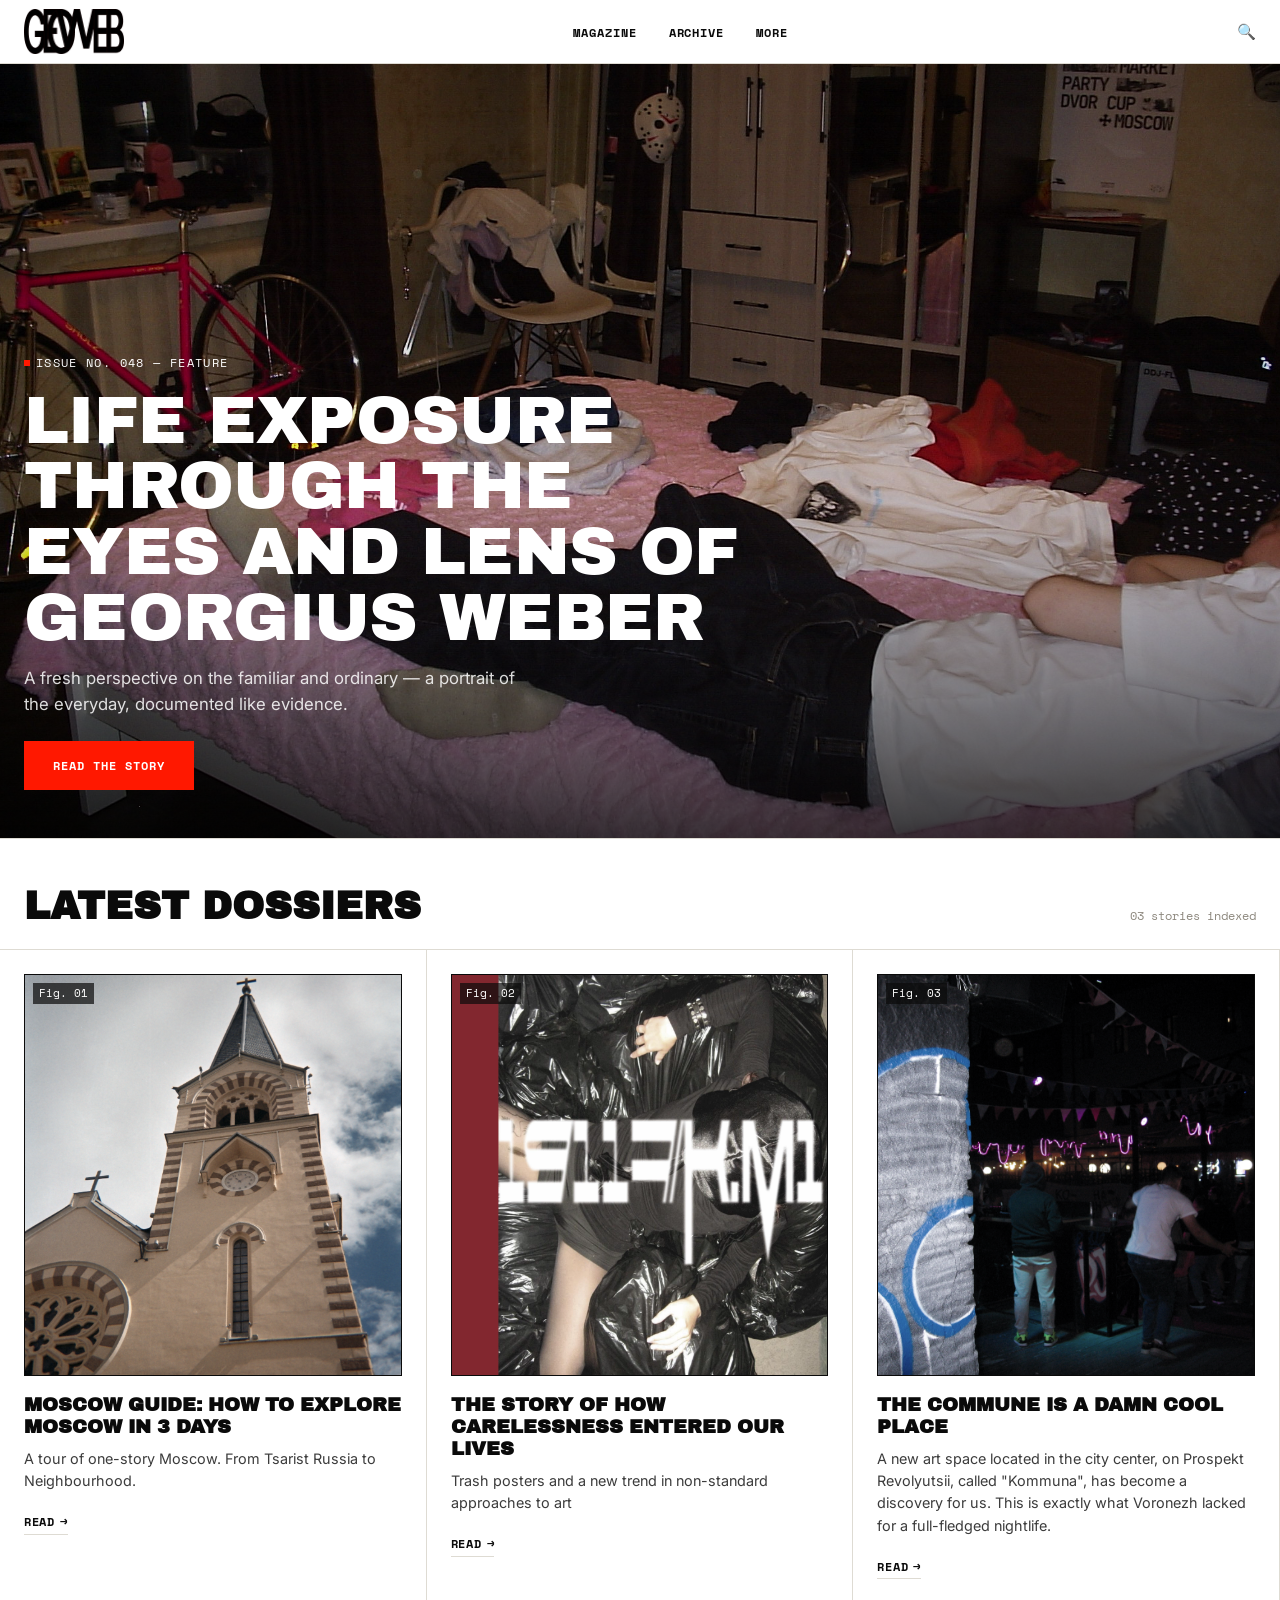
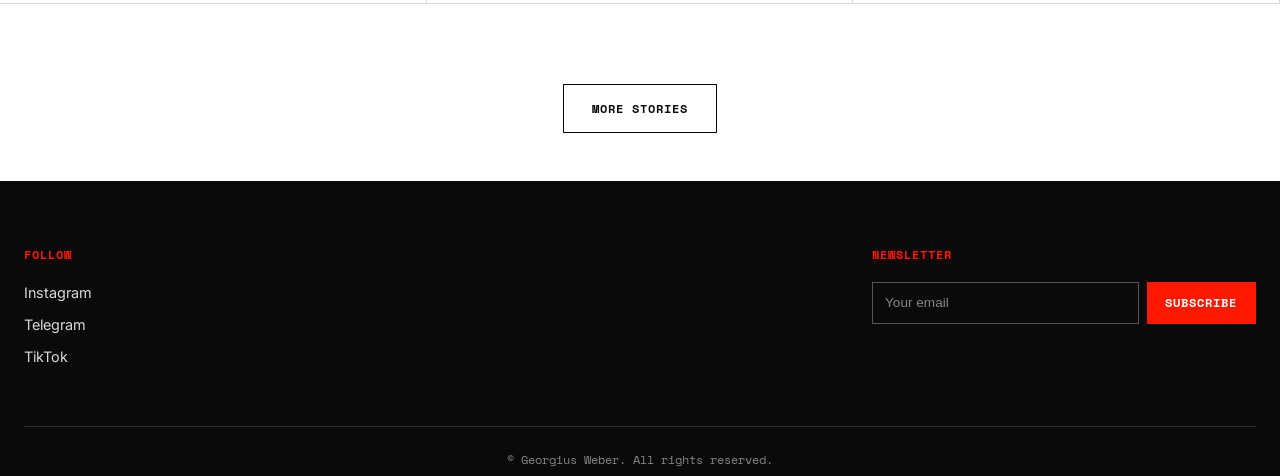
<file: index.html>
﻿<!DOCTYPE html>
<html lang="en">
<head>
  <meta charset="UTF-8">
  

<meta name="viewport" content="width=device-width, initial-scale=1.0, viewport-fit=cover">
<link rel="ico" href="IMG/logo.ico" type="IMG/logo.ico">
 
 <title>GEOWEB — Freedom, Research &amp; Creativity</title>


  <meta name="description" content="An editorial dossier on culture, art and the people making it — Moscow and beyond.">

 

 <link rel="preconnect" href="https://fonts.googleapis.com">
  <link rel="preconnect" href="https://fonts.gstatic.com" crossorigin>
 

 <link href="https://fonts.googleapis.com/css2?family=Archivo+Black&family=Inter:wght@400;500;600;700&family=Space+Mono:wght@400;700&display=swap" rel="stylesheet">

 
 <link rel="stylesheet" href="style.css">
  <style>
    :root {
      --header-height: 64px;
      --color-foreground: 10, 10, 10;
      --color-background: 255, 255, 255;
      --color-accent: 255, 24, 0;
    }
 
 </style>
</head>
<body class="js" style="--header-height: 64px;">

  <div class="scroll-progress">
</div>

  <header class="site-header" id="siteHeader">
   
 <div class="header-container">
     
 <div class="header-logo">
        
<a href="index.html" aria-label="GEOWEB — home">
  <img src="IMG/logo.jpg" width="100" height="24"></a>
     
 </div>
      <nav class="header-nav" role="navigation" aria-label="Main navigation">
       
 <ul class="nav-list">
        
  <li><a href="magazine.html">Magazine</a></li>
         
   <li><a href="archive.html">Archive</a></li>
         
   <li><a href="#footerFollow">More</a></li>
       
 </ul>
     
 </nav>
     
 <div class="header-actions">
      
  <button class="search-toggle" aria-label="Search" id="searchToggle">
        
  <span class="icon-search">
</span>
        
 </div>
  
  </div>
  
</header>

  
<main id="mainContent">

   
 <section class="featured-story">
    
  <div class="featured-image">
      
  <img src="IMG/stul.JPG" alt="Georgius Weber — featured story" loading="eager">
    
  </div>
     
 <div class="featured-text">
       
 <span class="eyebrow">Issue No. 048 — Feature</span>
       
 <h1 class="featured-title">Life exposure through the eyes and lens of Georgius Weber</h1>
     
   <p class="featured-excerpt">A fresh perspective on the familiar and ordinary — a portrait of the everyday, documented like evidence.</p>
      
  <a href="latest-grid" class="btn btn-primary">Read the story</a>
    
  </div>
   
 </section>

  
  <div class="section-head">
    
  <h2>Latest Dossiers</h2>
     
 <span class="index-count">03 stories indexed</span>
  
  </div>

   
 <section class="latest-grid">
   
   <div class="grid-container">

      
  <article class="grid-item">
         
 <div class="grid-image">
         
   <span class="grid-fig">Fig. 01</span>
         
   <img src="IMG/xram.jpg" alt="Moscow street architecture">
      
    </div>
          
<div class="grid-text">
        
    <h2>Moscow Guide: How to Explore Moscow in 3 Days</h2>
         
   <p>A tour of one-story Moscow. From Tsarist Russia to Neighbourhood.</p>
      
      <a href="moscow-guide.html" class="btn-text">Read</a>
         
 </div>
       
 </article>

        
<article class="grid-item">
         
 <div class="grid-image">
         
   <span class="grid-fig">Fig. 02</span>
          
  <img src="IMG/IMG_7909.PNG" alt="Zuzanna Czebatul sculpture work">
         
 </div>
         
 <div class="grid-text">
         
   <h2>The story of how carelessness entered our lives</h2>
          
  <p>Trash posters and a new trend in non-standard approaches to art</p>
          
  <a href="looting.html" class="btn-text">Read</a>
       
   </div>
       
 </article>

       
 <article class="grid-item">
       
   <div class="grid-image">
           
 <span class="grid-fig">Fig. 03</span>
          
  <img src="IMG/IMG_6789.JPG" alt="Namasenda performance">
         
 </div>
         
 <div class="grid-text">
           
 <h2>The Commune is a damn cool place</h2>
         
   <p>A new art space located in the city center, on Prospekt Revolyutsii, called "Kommuna", has become a discovery for us. This is exactly what Voronezh lacked for a full-fledged nightlife.</p>
     
       <a href="namasenda.html" class="btn-text">Read</a>
         
 </div>
       
 </article>

     
 </div>
   
 </section>

   
 <div class="more-stories">
    
  <a href="archive.html" class="btn btn-secondary">More Stories</a>
   
 </div>
  </main>

  <footer class="site-footer">
    <div class="footer-container">
      <div class="footer-col">
        <div class="footer-col" id="footerFollow"></div>
        <h4>Follow</h4>
<ul>
          
  <li><a href="https://www.instagram.com/georgiossweber_?igsh=MnE4dzl3NzA2MTRw">Instagram</a></li>
          
    <li><a href="https://t.me/gorgiusweb">Telegram</a></li>
           
   <li><a href="https://www.tiktok.com/@josefvanister?_r=1&_t=ZS-97slPQVDMNW">TikTok</a></li>
          
  </ul>    
      </div>
      
<div class="footer-col">
     
 </div>
    
  <div class="footer-col">
       
 <h4>Newsletter</h4>
       
 <form class="newsletter-form">
         
 <input type="email" placeholder="Your email" aria-label="Email for newsletter" required>
         
 <button type="submit" class="btn btn-primary">Subscribe</button>
      
  </form>
     
 </div>
   
 </div>
    
<div class="footer-bottom">
      
<p>&copy; Georgius Weber. All rights reserved.</p>
   
 </div>
  </footer>

  <div class="search-modal" id="searchModal" aria-hidden="true">
   
 <div class="search-modal-content">
    
  <button class="search-close" id="searchClose" aria-label="Close search">&times;</button>
     
 <form class="search-form" action="magazine.html" method="get">
     
   <input type="search" name="q" placeholder="Search..." aria-label="Search">
    
    <button type="submit" class="btn btn-primary">Search</button>
    
  </form>
  
  </div>
  
</div>

  
<div class="mobile-menu" id="mobileMenu" aria-hidden="true">
   
 <button class="menu-close" id="menuClose" aria-label="Close menu">&times;</button>
   
 <div class="mobile-menu-content">
     
 <ul>
      
  <li><a href="magazine.html">Magazine</a></li>
      
  <li><a href="archive.html">Archive</a></li>

       
 <li><a href="about.html">More</a></li>
    
  </ul>
  
  </div>
 
 </div>

  <script src="script.js"></script>
</body>
</html>
</file>
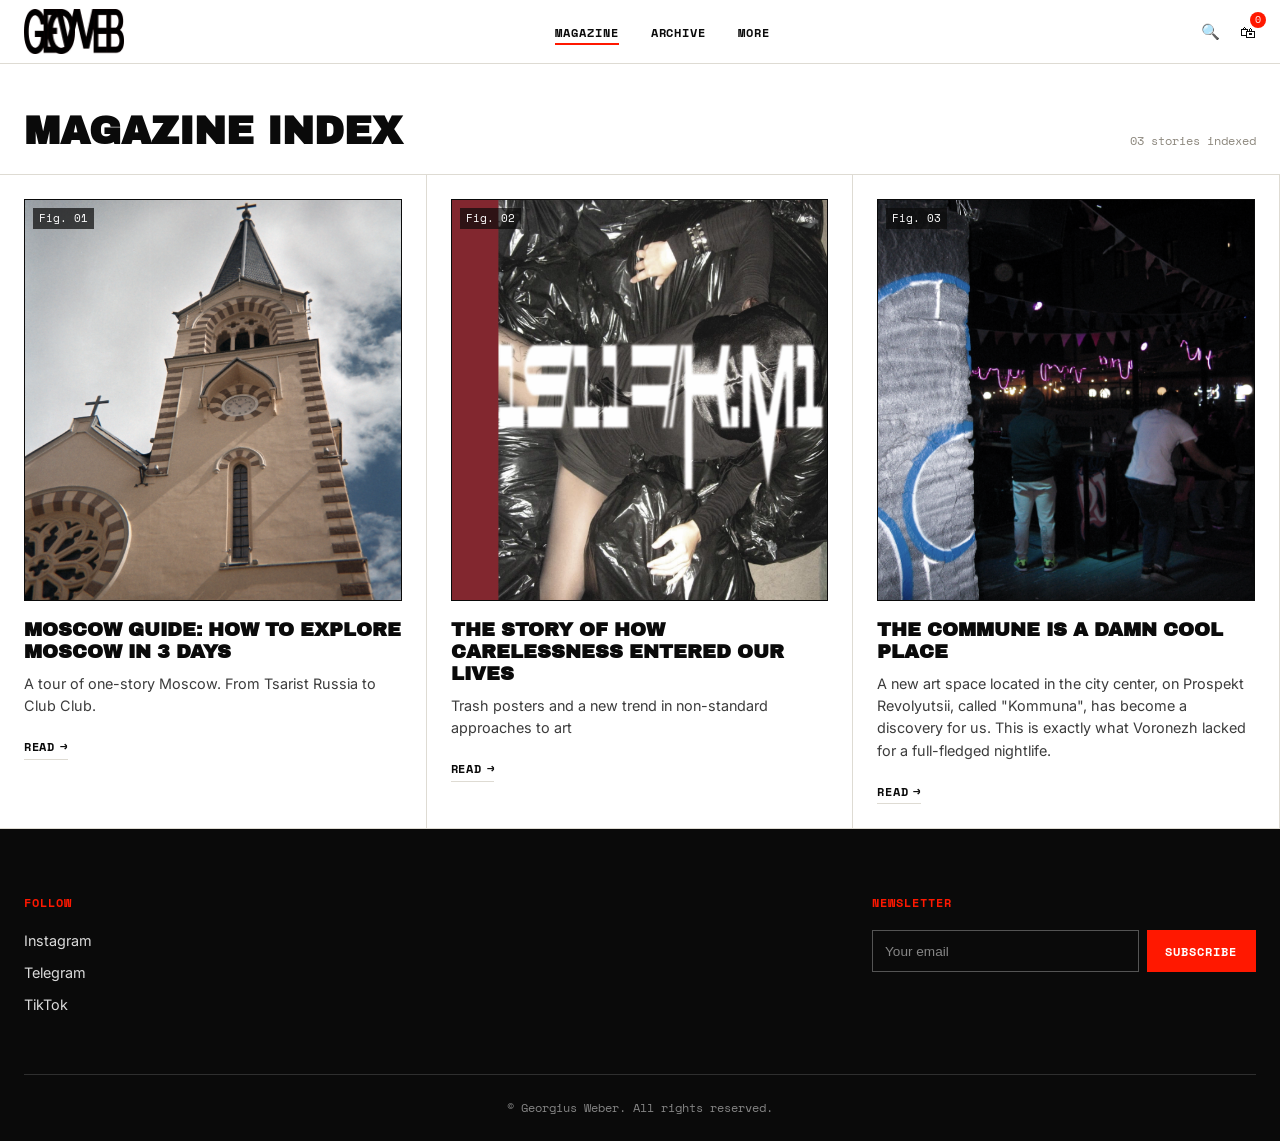
<file: magazine.html>
<!DOCTYPE html>
<html lang="en">
<head>
  <meta charset="UTF-8">
  <meta name="viewport" content="width=device-width, initial-scale=1.0">
  <title>Magazine — GEOWEB</title>

  <link rel="preconnect" href="https://fonts.googleapis.com">
  <link rel="preconnect" href="https://fonts.gstatic.com" crossorigin>
  <link href="https://fonts.googleapis.com/css2?family=Archivo+Black&family=Inter:wght@400;500;600;700&family=Space+Mono:wght@400;700&display=swap" rel="stylesheet">

  <link rel="stylesheet" href="style.css">
</head>
<body class="js" style="--header-height: 64px;">

  <div class="scroll-progress"></div>

  <header class="site-header" id="siteHeader">
    <div class="header-container">
      <div class="header-logo">
        <a href="index.html"> <img src="IMG/logo.jpg" width="100" height="24" aria-label="RICH RUSSIAN KIDS — home"></a>
      </div>
      <nav class="header-nav" role="navigation" aria-label="Main navigation">
        <ul class="nav-list">
          <li><a href="magazine.html">Magazine</a></li>
          <li><a href="archive.html">Archive</a></li>
          <li><a href="#footerFollow">More</a></li>
        </ul>
      </nav>
      <div class="header-actions">
        <button class="search-toggle" aria-label="Search" id="searchToggle">
          <span class="icon-search"></span>
        </button>
        <a href="cart.html" class="cart-link" aria-label="Cart">
          <span class="icon-cart"></span>
          <span class="cart-count">0</span>
        </a>
        <button class="menu-toggle" aria-label="Menu" id="menuToggle">
          <span class="icon-menu"></span>
        </button>
      </div>
    </div>
  </header>

  <main id="mainContent">

    <div class="section-head">
      <h2>Magazine Index</h2>
      <span class="index-count">03 stories indexed</span>
    </div>

    <section class="magazine-latest">
      <div class="grid-container">

        <article class="grid-item">
          <div class="grid-image">
            <span class="grid-fig">Fig. 01</span>
            <img src="IMG/xram.jpg" alt="Moscow street architecture">
          </div>
          <div class="grid-text">
            <h2>Moscow Guide: How to Explore Moscow in 3 Days</h2>
            <p>A tour of one-story Moscow. From Tsarist Russia to Club Club.</p>
            <a href="moscow-guide.html" class="btn-text">Read</a>
          </div>
        </article>

        <article class="grid-item">
          <div class="grid-image">
            <span class="grid-fig">Fig. 02</span>
            <img src="IMG/IMG_7909.PNG" alt="Zuzanna Czebatul sculpture work">
          </div>
          <div class="grid-text">
            <h2>The story of how carelessness entered our lives</h2>
            <p>Trash posters and a new trend in non-standard approaches to art</p>
            <a href="looting.html" class="btn-text">Read</a>
          </div>
        </article>

        <article class="grid-item">
          <div class="grid-image">
            <span class="grid-fig">Fig. 03</span>
            <img src="IMG/IMG_6789.JPG" alt="Namasenda performance">
          </div>
          <div class="grid-text">
            <h2>The Commune is a damn cool place</h2>
            <p>A new art space located in the city center, on Prospekt Revolyutsii, called "Kommuna", has become a discovery for us. This is exactly what Voronezh lacked for a full-fledged nightlife.</p>
            <a href="namasenda.html" class="btn-text">Read</a>
          </div>
        </article>

      </div>
    </section>

  </main>

  <footer class="site-footer">

    <div class="footer-container">
      <div class="footer-col">
      <div class="footer-col" id="footerFollow">
        <h4>Follow</h4>
        <ul>
          <li><a href="https://www.instagram.com/georgiossweber_?igsh=MnE4dzl3NzA2MTRw">Instagram</a></li>
          
          <li><a href="https://t.me/gorgiusweb">Telegram</a></li>
                 
         <li><a href="https://www.tiktok.com/@josefvanister?_r=1&_t=ZS-97slPQVDMNW">TikTok</a></li>
                
        </ul>
      </div>
      </div>
      <div class="footer-col">
        
      </div>
      <div class="footer-col">
        <h4>Newsletter</h4>
        <form class="newsletter-form">
          <input type="email" placeholder="Your email" aria-label="Email for newsletter" required>
          <button type="submit" class="btn btn-primary">Subscribe</button>
        </form>
      </div>
    </div>
    <div class="footer-bottom">
      <p>&copy; Georgius Weber. All rights reserved.</p>
    </div>
  </footer>

  <div class="search-modal" id="searchModal" aria-hidden="true">
    <div class="search-modal-content">
      <button class="search-close" id="searchClose" aria-label="Close search">&times;</button>
      <form class="search-form" action="search.html" method="get">
        <input type="search" name="q" placeholder="Search 032c..." aria-label="Search">
        <button type="submit" class="btn btn-primary">Search</button>
      </form>
    </div>
  </div>

  <div class="mobile-menu" id="mobileMenu" aria-hidden="true">
    <button class="menu-close" id="menuClose" aria-label="Close menu">&times;</button>
    <div class="mobile-menu-content">
      <ul>
        <li><a href="magazine.html">Magazine</a></li>
        <li><a href="archive.html">Archive</a></li>
        <li><a href="about.html">More</a></li>
      </ul>
    </div>
  </div>

  <script src="script.js"></script>
</body>
</html>
</file>
<file: style.css>
/* ==========================================================================
   RICH RUSSIAN KIDS — editorial stylesheet
   Design system: dossier / technical-documentation meets fashion editorial
   ========================================================================== */

:root {
  --header-height: 64px;
  --ink: 10, 10, 10;
  --paper: 255, 255, 255;
  --paper-dim: 240, 239, 234;
  --signal: 255, 24, 0;      /* brand red */
  --stone: 140, 135, 125;    /* muted caption grey */
  --line: 222, 219, 211;     /* hairline rule */

  --font-display: 'Archivo Black', 'Helvetica Neue', Arial, sans-serif;
  --font-body: 'Inter', 'Helvetica Neue', Helvetica, Arial, sans-serif;
  --font-mono: 'Space Mono', 'Courier New', monospace;

  --ease: cubic-bezier(.16,.84,.44,1);
}

*, *::before, *::after { box-sizing: border-box; margin: 0; padding: 0; }

html { scroll-behavior: smooth; }
@media (prefers-reduced-motion: reduce) {
  html { scroll-behavior: auto; }
  * { animation-duration: 0.001ms !important; transition-duration: 0.001ms !important; }
}

body {
  font-family: var(--font-body);
  font-size: 1rem;
  line-height: 1.55;
  color: rgb(var(--ink));
  background-color: rgb(var(--paper));
  -webkit-font-smoothing: antialiased;
}

a { color: inherit; text-decoration: none; }
img { max-width: 100%; height: auto; display: block; }
ul { list-style: none; }

::selection { background: rgb(var(--signal)); color: #fff; }

/* focus visibility */
a:focus-visible, button:focus-visible, input:focus-visible {
  outline: 2px solid rgb(var(--signal));
  outline-offset: 3px;
}

.eyebrow {
  font-family: var(--font-mono);
  font-size: 0.72rem;
  letter-spacing: 0.12em;
  text-transform: uppercase;
  color: rgb(var(--signal));
  display: inline-flex;
  align-items: center;
  gap: 0.5em;
}
.eyebrow::before {
  content: '';
  width: 6px; height: 6px;
  background: rgb(var(--signal));
  display: inline-block;
}

/* ==========================================================================
   Header
   ========================================================================== */
.site-header {
  position: sticky;
  top: 0;
  z-index: 100;
  background: rgba(255,255,255,0.92);
  backdrop-filter: saturate(140%) blur(10px);
  border-bottom: 1px solid rgb(var(--line));
  height: var(--header-height);
  display: flex;
  align-items: center;
  transition: height 0.35s var(--ease), box-shadow 0.35s var(--ease);
}

.site-header.is-condensed { height: 48px; box-shadow: 0 1px 0 rgb(var(--line)); }
.site-header.is-hidden { transform: translateY(-100%); }
.site-header { transition: height 0.35s var(--ease), transform 0.35s var(--ease); }

.header-container {
  width: 100%;
  max-width: 1520px;
  margin: 0 auto;
  padding: 0 1.5rem;
  display: flex;
  justify-content: space-between;
  align-items: center;
}

.header-logo a {
  font-family: var(--font-display);
  font-size: 0.95rem;
  letter-spacing: 0.02em;
  white-space: nowrap;
}
.header-logo img { height: 45px; width: 100px; }

.header-nav { display: none; }

.nav-list { display: flex; gap: 2rem; }

.nav-list a {
  position: relative;
  font-family: var(--font-mono);
  font-size: 0.75rem;
  font-weight: 700;
  text-transform: uppercase;
  letter-spacing: 0.08em;
  padding: 4px 0;
}

.nav-list a::after {
  content: '';
  position: absolute;
  left: 0; bottom: 0;
  width: 100%; height: 2px;
  background: rgb(var(--signal));
  transform: scaleX(0);
  transform-origin: left;
  transition: transform 0.3s var(--ease);
}
.nav-list a:hover::after,
.nav-list a.is-active::after { transform: scaleX(1); }
.nav-list a:hover { color: rgb(var(--signal)); }

.header-actions { display: flex; align-items: center; gap: 1.25rem; }

.search-toggle, .menu-toggle, .cart-link {
  background: none;
  border: none;
  cursor: pointer;
  display: flex;
  align-items: center;
  font-size: 1.1rem;
  position: relative;
  color: rgb(var(--ink));
  transition: color 0.2s;
}
.search-toggle:hover, .menu-toggle:hover, .cart-link:hover { color: rgb(var(--signal)); }

.icon-search::before { content: '\1F50D'; font-size: 0.95rem; }
.icon-menu::before { content: '\2261'; font-size: 1.3rem; }
.icon-cart::before { content: '\1F6CD'; font-size: 1rem; }

.cart-count {
  position: absolute;
  top: -6px;
  right: -10px;
  background: rgb(var(--signal));
  color: #fff;
  font-family: var(--font-mono);
  font-size: 0.62rem;
  width: 16px;
  height: 16px;
  border-radius: 50%;
  display: flex;
  align-items: center;
  justify-content: center;
}

/* ==========================================================================
   Main / reveal utility
   ========================================================================== */
#mainContent { max-width: 100%; overflow: hidden; }

.reveal {
  opacity: 0;
  transform: translateY(28px);
  transition: opacity 0.8s var(--ease), transform 0.8s var(--ease);
}
.reveal.fade-in { opacity: 1; transform: translateY(0); }
.reveal:nth-child(2) { transition-delay: 0.06s; }
.reveal:nth-child(3) { transition-delay: 0.12s; }
.reveal:nth-child(4) { transition-delay: 0.18s; }

/* ==========================================================================
   Featured story (hero)
   ========================================================================== */
.featured-story {
  position: relative;
  margin-bottom: 0;
  border-bottom: 1px solid rgb(var(--line));
}

.featured-image { position: relative; overflow: hidden; }
.featured-image img {
  width: 100%;
  height: 86vh;
  min-height: 480px;
  object-fit: cover;
  transform: scale(1.06);
  transition: transform 8s var(--ease);
}
.featured-story:hover .featured-image img { transform: scale(1); }

.featured-image::after {
  content: '';
  position: absolute; inset: 0;
  background: linear-gradient(0deg, rgba(0,0,0,0.75) 0%, rgba(0,0,0,0.05) 45%, rgba(0,0,0,0.25) 100%);
}

.featured-text {
  position: absolute;
  bottom: 3rem;
  left: 1.5rem;
  right: 1.5rem;
  color: #fff;
  max-width: 760px;
}

.featured-text .eyebrow { color: #fff; margin-bottom: 1rem; }
.featured-text .eyebrow::before { background: rgb(var(--signal)); }

.featured-title {
  font-family: var(--font-display);
  font-size: clamp(2rem, 6vw, 4.2rem);
  font-weight: 400;
  line-height: 0.98;
  text-transform: uppercase;
  letter-spacing: -0.01em;
  margin-bottom: 0.9rem;
}

.featured-excerpt {
  font-size: 1.05rem;
  margin-bottom: 1.5rem;
  max-width: 46ch;
  color: rgba(255,255,255,0.85);
}

/* ==========================================================================
   Buttons
   ========================================================================== */
.btn {
  display: inline-flex;
  align-items: center;
  gap: 0.6em;
  padding: 0.85rem 1.75rem;
  font-family: var(--font-mono);
  font-weight: 700;
  font-size: 0.78rem;
  text-transform: uppercase;
  letter-spacing: 0.08em;
  border: 1px solid transparent;
  cursor: pointer;
  transition: all 0.25s var(--ease);
}

.btn-primary { background-color: rgb(var(--signal)); color: #fff; border-color: rgb(var(--signal)); }
.btn-primary:hover { background-color: #fff; color: rgb(var(--signal)); }

.btn-secondary { background-color: transparent; color: rgb(var(--ink)); border-color: rgb(var(--ink)); }
.btn-secondary:hover { background-color: rgb(var(--ink)); color: #fff; }

.btn-text {
  font-family: var(--font-mono);
  font-weight: 700;
  font-size: 0.78rem;
  text-transform: uppercase;
  letter-spacing: 0.06em;
  color: rgb(var(--ink));
  display: inline-flex;
  align-items: center;
  gap: 0.4em;
  border-bottom: 1px solid rgb(var(--line));
  padding-bottom: 2px;
  transition: color 0.25s, border-color 0.25s, gap 0.25s;
}
.btn-text::after { content: '\2192'; transition: transform 0.25s var(--ease); }
.btn-text:hover { color: rgb(var(--signal)); border-color: rgb(var(--signal)); }
.btn-text:hover::after { transform: translateX(4px); }

/* ==========================================================================
   Section headers (dossier style)
   ========================================================================== */
.section-head {
  display: flex;
  justify-content: space-between;
  align-items: flex-end;
  max-width: 1520px;
  margin: 0 auto;
  padding: 3rem 1.5rem 1.5rem;
  border-bottom: 1px solid rgb(var(--line));
}
.section-head h2 {
  font-family: var(--font-display);
  font-size: clamp(1.5rem, 3vw, 2.4rem);
  text-transform: uppercase;
  line-height: 1;
}
.section-head .index-count { font-family: var(--font-mono); font-size: 0.78rem; color: rgb(var(--stone)); }

/* ==========================================================================
   Latest grid — dossier frames
   ========================================================================== */
.latest-grid { padding: 0 0 2rem; }

.grid-container {
  display: grid;
  grid-template-columns: repeat(auto-fit, minmax(300px, 1fr));
  max-width: 1520px;
  margin: 0 auto;
}

.grid-item {
  border-right: 1px solid rgb(var(--line));
  border-bottom: 1px solid rgb(var(--line));
  padding: 1.5rem;
  position: relative;
  transition: background 0.3s var(--ease);
}
.grid-item:hover { background: rgba(var(--paper-dim), 0.6); }

.grid-image {
  position: relative;
  overflow: hidden;
  margin-bottom: 1.1rem;
  border: 1px solid rgb(var(--ink));
}
.grid-image::before,
.grid-image::after {
  content: '';
  position: absolute;
  width: 14px; height: 14px;
  border: 2px solid rgb(var(--signal));
  z-index: 2;
  opacity: 0;
  transition: opacity 0.3s var(--ease);
}
.grid-image::before { top: -1px; left: -1px; border-right: none; border-bottom: none; }
.grid-image::after { bottom: -1px; right: -1px; border-left: none; border-top: none; }
.grid-item:hover .grid-image::before,
.grid-item:hover .grid-image::after { opacity: 1; }

.grid-image img {
  width: 100%;
  height: 400px;
  object-fit: cover;
  transition: transform 0.6s var(--ease), filter 0.6s var(--ease);
  filter: grayscale(45%);
}
.grid-item:hover .grid-image img { transform: scale(1.045); filter: grayscale(0%); }

.grid-fig {
  position: absolute;
  top: 0.5rem; left: 0.5rem;
  font-family: var(--font-mono);
  font-size: 0.68rem;
  color: #fff;
  background: rgba(10,10,10,0.7);
  padding: 2px 6px;
  z-index: 3;
}

.grid-text h2 {
  font-family: var(--font-display);
  font-size: 1.2rem;
  text-transform: uppercase;
  line-height: 1.15;
  margin-bottom: 0.6rem;
}

.grid-text p {
  font-size: 0.9rem;
  color: rgb(60,60,60);
  margin-bottom: 1rem;
}

/* ==========================================================================
   More Stories
   ========================================================================== */
.more-stories { text-align: center; padding: 3rem 1.5rem; }

/* ==========================================================================
   Footer
   ========================================================================== */
.site-footer { background: rgb(var(--ink)); color: rgba(255,255,255,0.85); padding: 4rem 1.5rem 1.5rem; margin-top: 0; }

.footer-container {
  display: grid;
  grid-template-columns: repeat(auto-fit, minmax(200px, 1fr));
  gap: 2.5rem;
  max-width: 1520px;
  margin: 0 auto;
}

.footer-col h4 {
  font-family: var(--font-mono);
  font-size: 0.78rem;
  letter-spacing: 0.08em;
  margin-bottom: 1.1rem;
  text-transform: uppercase;
  color: rgb(var(--signal));
}

.footer-col li { margin-bottom: 0.6rem; font-size: 0.9rem; }
.footer-col a { transition: color 0.2s; }
.footer-col a:hover { color: rgb(var(--signal)); }

.newsletter-form { display: flex; gap: 0.5rem; }
.newsletter-form input {
  flex: 1;
  padding: 0.65rem 0.75rem;
  border: 1px solid rgba(255,255,255,0.3);
  background: transparent;
  color: #fff;
  font-size: 0.85rem;
}
.newsletter-form input::placeholder { color: rgba(255,255,255,0.5); }
.newsletter-form .btn-primary { padding: 0.65rem 1.1rem; }

.footer-bottom {
  text-align: center;
  margin-top: 3rem;
  padding-top: 1.5rem;
  border-top: 1px solid rgba(255,255,255,0.15);
  font-family: var(--font-mono);
  font-size: 0.72rem;
  color: rgba(255,255,255,0.5);
}

/* ==========================================================================
   Search modal / mobile menu
   ========================================================================== */
.search-modal {
  display: none;
  position: fixed; inset: 0;
  background: rgba(10,10,10,0.92);
  z-index: 1000;
  align-items: center;
  justify-content: center;
}
.search-modal[aria-hidden="false"] { display: flex; }

.search-modal-content { width: 90%; max-width: 640px; position: relative; }

.search-form { display: flex; gap: 0.5rem; border-bottom: 2px solid #fff; padding-bottom: 0.75rem; }
.search-form input {
  flex: 1; background: none; border: none;
  color: #fff; font-family: var(--font-display); font-size: 1.4rem;
  text-transform: uppercase;
}
.search-form input::placeholder { color: rgba(255,255,255,0.4); }
.search-form input:focus { outline: none; }
.search-form .btn-primary { flex-shrink: 0; }

.search-close {
  position: absolute; top: -3rem; right: 0;
  background: none; border: none; color: #fff;
  font-size: 1.8rem; cursor: pointer;
}

.mobile-menu {
  display: none;
  position: fixed; top: 0; right: 0;
  width: 84%; max-width: 380px; height: 100%;
  background: rgb(var(--ink));
  color: #fff;
  z-index: 1001;
  padding: 2rem;
  transform: translateX(100%);
  transition: transform 0.4s var(--ease);
}
.mobile-menu[aria-hidden="false"] { display: block; transform: translateX(0); }

.mobile-menu-content ul { margin-top: 3.5rem; }
.mobile-menu-content li {
  margin-bottom: 1.4rem;
  border-bottom: 1px solid rgba(255,255,255,0.1);
  padding-bottom: 1.4rem;
}
.mobile-menu-content a {
  font-family: var(--font-display);
  font-size: 1.4rem;
  text-transform: uppercase;
}
.mobile-menu-content a:hover { color: rgb(var(--signal)); }

.menu-close {
  position: absolute; top: 1.5rem; right: 1.5rem;
  background: none; border: none; color: #fff;
  font-size: 1.8rem; cursor: pointer;
}

/* ==========================================================================
   Portfolio story pages
   ========================================================================== */
.story-hero {
  position: relative;
  border-bottom: 1px solid rgb(var(--line));
}
.story-hero-image { position:relative ; overflow: hidden; }
.story-hero-image img { width: 100%; height: 85vh; min-height: 380px; object-fit: cover; }
.story-hero-image::after {
  content: '';
  position: absolute; inset: 0;
  background: linear-gradient(0deg, rgba(0,0,0,0.7) 0%, rgba(0,0,0,0.1) 60%);
}
.story-hero-text {
  position: absolute; bottom: 2.5rem; left: 1.5rem; right: 1.5rem;
  color: #fff; max-width: 900px;
}
.story-meta {
  font-family: var(--font-mono);
  font-size: 0.72rem;
  letter-spacing: 0.08em;
  text-transform: uppercase;
  color: rgba(255,255,255,0.7);
  display: flex; gap: 1.5rem; margin-top: 1rem;
}

.story-title {
  font-family: var(--font-display);
  font-size: clamp(2rem, 5.5vw, 3.6rem);
  text-transform: uppercase;
  line-height: 1;
}

.story-body {
  max-width: 760px;
  margin: 0 auto;
  padding: 4rem 1.5rem 2rem;
}
.story-body p { font-size: 1.08rem; margin-bottom: 1.4rem; color: rgb(40,40,40); }
.story-body p:first-of-type::first-letter {
  font-family: var(--font-display);
  font-size: 3.4rem;
  float: left;
  line-height: 0.8;
  margin: 0.1rem 0.4rem 0 0;
  color: rgb(var(--signal));
}

.story-gallery {
  max-width: 1520px;
  margin: 0 auto;
  padding: 2rem 1.5rem 5rem;
  display: grid;
  grid-template-columns: repeat(auto-fit, minmax(320px, 1fr));
  gap: 2.5rem 1.5rem;
}

.gallery-frame {
  position: relative;
  border: 1px solid rgb(var(--ink));
  cursor: zoom-in;
  overflow: hidden;
}
.gallery-frame::before, .gallery-frame::after {
  content: '';
  position: absolute; width: 14px; height: 14px;
  border: 2px solid rgb(var(--signal));
  z-index: 2; opacity: 0; transition: opacity 0.3s var(--ease);
}
.gallery-frame::before { top: -1px; left: -1px; border-right: none; border-bottom: none; }
.gallery-frame::after { bottom: -1px; right: -1px; border-left: none; border-top: none; }
.gallery-frame:hover::before, .gallery-frame:hover::after { opacity: 1; }

.gallery-frame img {
  width: 500px; height: 460px; object-fit: cover;
  transition: transform 0.6s var(--ease);
}
.gallery-frame:hover img { transform: scale(1.05); }

.gallery-caption {
  font-family: var(--font-mono);
  font-size: 0.68rem;
  letter-spacing: 0.05em;
  color: rgb(var(--stone));
  padding: 0.6rem 0.1rem 0;
  display: flex; justify-content: space-between;
}

.gallery-frame.tall .gallery-frame-inner,
.gallery-frame.tall img { height: 460px; }

/* lightbox */
.lightbox {
  display: none;
  position: fixed; inset: 0;
  background: rgba(8,8,8,0.96);
  z-index: 2000;
  align-items: center;
  justify-content: center;
  padding: 3rem 1.5rem;
}
.lightbox[aria-hidden="false"] { display: flex; }
.lightbox img {
  max-width: 100%; max-height: 82vh;
  width: auto; margin: 0 auto;
  border: 1px solid rgba(255,255,255,0.2);
}
.lightbox-caption {
  color: rgba(255,255,255,0.75);
  font-family: var(--font-mono);
  font-size: 0.75rem;
  text-align: center;
  margin-top: 1rem;
}
.lightbox-close {
  position: absolute; top: 1.5rem; right: 1.5rem;
  background: none; border: none; color: #fff;
  font-size: 2rem; cursor: pointer; line-height: 1;
}
.lightbox-nav {
  position: absolute; top: 50%; transform: translateY(-50%);
  background: none; border: none; color: #fff;
  font-size: 2.2rem; cursor: pointer; padding: 1rem;
  transition: color 0.2s;
}
.lightbox-nav:hover { color: rgb(var(--signal)); }
.lightbox-prev { left: 0.5rem; }
.lightbox-next { right: 0.5rem; }

.story-nav-footer {
  border-top: 1px solid rgb(var(--line));
  display: flex; justify-content: space-between;
  max-width: 1520px; margin: 0 auto;
}
.story-nav-footer a {
  flex: 1; padding: 2.5rem 1.5rem;
  font-family: var(--font-mono);
  text-transform: uppercase; font-size: 0.78rem;
  letter-spacing: 0.06em;
  transition: background 0.25s;
}
.story-nav-footer a:hover { background: rgb(var(--paper-dim)); color: rgb(var(--signal)); }
.story-nav-footer a:last-child { text-align: right; border-left: 1px solid rgb(var(--line)); }

/* progress bar */
.scroll-progress {
  position: fixed; top: 0; left: 0; height: 3px;
  background: rgb(var(--signal));
  z-index: 200; width: 0%;
  transition: width 0.1s linear;
}

/* ==========================================================================
   Responsive
   ========================================================================== */
@media (min-width: 768px) {
  .header-nav { display: block; }
  .menu-toggle { display: none; }
}

@media (max-width: 767px) {
  .story-nav-footer { flex-direction: column; }
  .story-nav-footer a:last-child { border-left: none; border-top: 1px solid rgb(var(--line)); text-align: left; }
}
</file>
